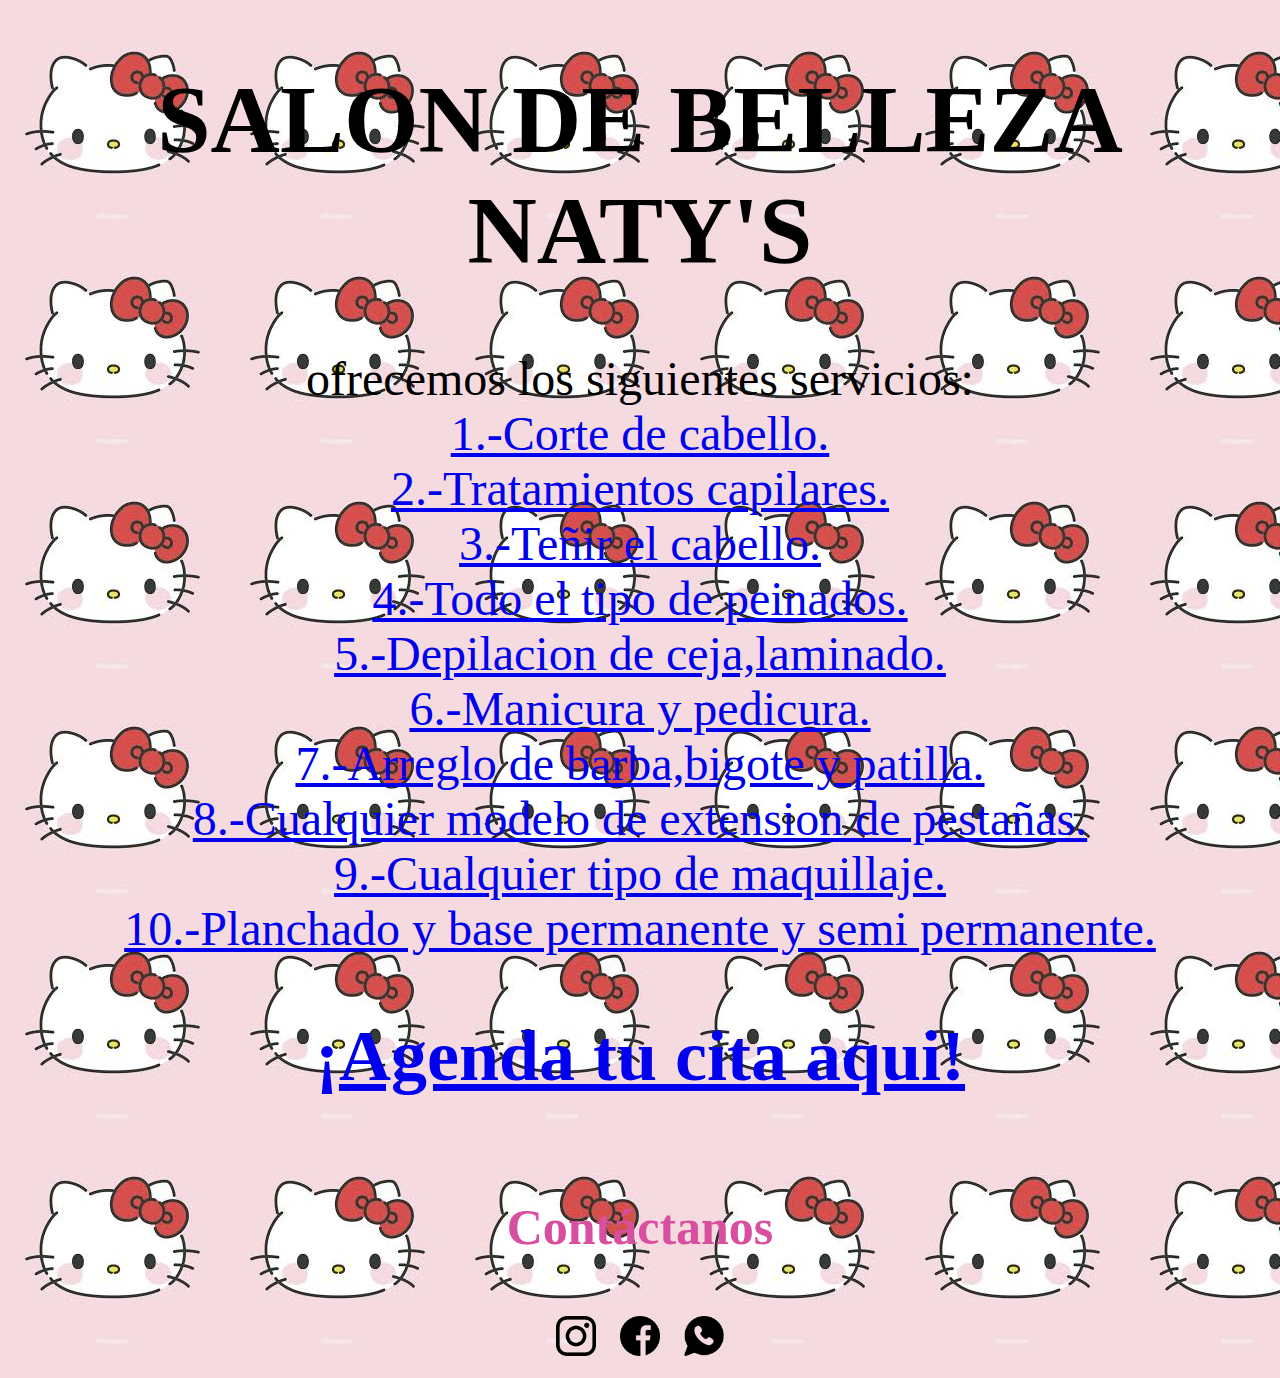
<file: index.html>
<!DOCTYPE html>
<html lang="es">
<head>
  <meta charset="utf-8">
  <meta name="viewport" content="width=device-width, initial-scale=1">
  <title>salon de belleza naty'ss</title>
<link rel="icon" href="k.png" type="image/png">


  <style>
    .w {
      text-align: right;
      padding: 10px;
    }

    .c {
      text-align: center;
    }

    .a {
      text-align: center;
    }

    .contacto {
      text-align: center;
      margin-top: 100px;
      color: #d94fa0;
      font-size: 50px;
      font-weight: bold;
    }

    .redes {
      text-align: center;
      margin-top: 10px;
    }

    .redes a img {
      width: 40px;
      margin: 10px;
      transition: transform 0.3s ease, box-shadow 0.3s ease;
    }

    .redes a img:hover {
      transform: translateY(-5px);
      box-shadow: 0 5px 15px rgba(0, 0, 0, 0.3);
    }

      @media (max-width: 768px) {
      h1 {
        font-size: 36px;
      }

      .c font, .a font {
        font-size: 18px;
      }

      .contacto {
        font-size: 36px;
        margin-top: 60px;
      }

      .redes a img {
        width: 35px;
      }
    }

    @media (max-width: 480px) {
      h1 {
        font-size: 28px;
      }

      .c font, .a font {
        font-size: 16px;
      }

      .contacto {
        font-size: 28px;
        margin-top: 40px;
      }

      .redes a img {
        width: 30px;
        margin: 8px;
      }

      .w {
        text-align: center;
        font-size: 18px;
      }
    }
  </style>

  <link rel="stylesheet" type="text/css" href="conexion.css">
</head>
<body>

  <div align="center">
    <font size="50">
      <h1>SALON DE BELLEZA NATY'S</h1>
    </font>
  </div>

  <div class="c">
    <font size="20">
      ofrecemos los siguientes servicios:<br>

      <a href="corte de cabello.html">1.-Corte de cabello.<br></a>
      <a href="trata.html">2.-Tratamientos capilares.<br></a>
      <a href="teñir.html">3.-Teñir el cabello.<br></a>
      <a href="peinado.html">4.-Todo el tipo de peinados.<br></a>
      <a href="depilacion.html">5.-Depilacion de ceja,laminado.<br></a>
      <a href="manicura.html">6.-Manicura y pedicura.<br></a>
      <a href="barba.html">7.-Arreglo de barba,bigote y patilla.<br></a>
      <a href="pestañas.html">8.-Cualquier modelo de extension de pestañas.<br></a>
      <a href="maquillaje.html">9.-Cualquier tipo de maquillaje.<br></a>
      <a href="planchado.html">10.-Planchado y base permanente y semi permanente.<br></a>
    </font>
  </div>

  <div class="a">
    <font size="20">
      <a href="https://calendar.app.google/9KTcuUXRpH7wnHZC9">
        <h2> ¡Agenda tu cita aqui!</h2>
      </a>
    </font>
  </div>

  <div class="contacto">
    <p>Contáctanos</p>
  </div>

  <div class="redes">
    <a href="https://www.instagram.com/salon_de_belleza_natys?igsh=a28zdWc0ZGI1cGQ1"><img src="ins.png" alt="Instagram"></a>
    <a href="https://www.facebook.com/share/1C3KTXRGYk/"><img src="face.png" alt="Facebook"></a>
    <a href="https://wa.me/5659561331?text="><img src="what.png" alt="WhatsApp"></a>
  </div>

</body>
</html>
</file>
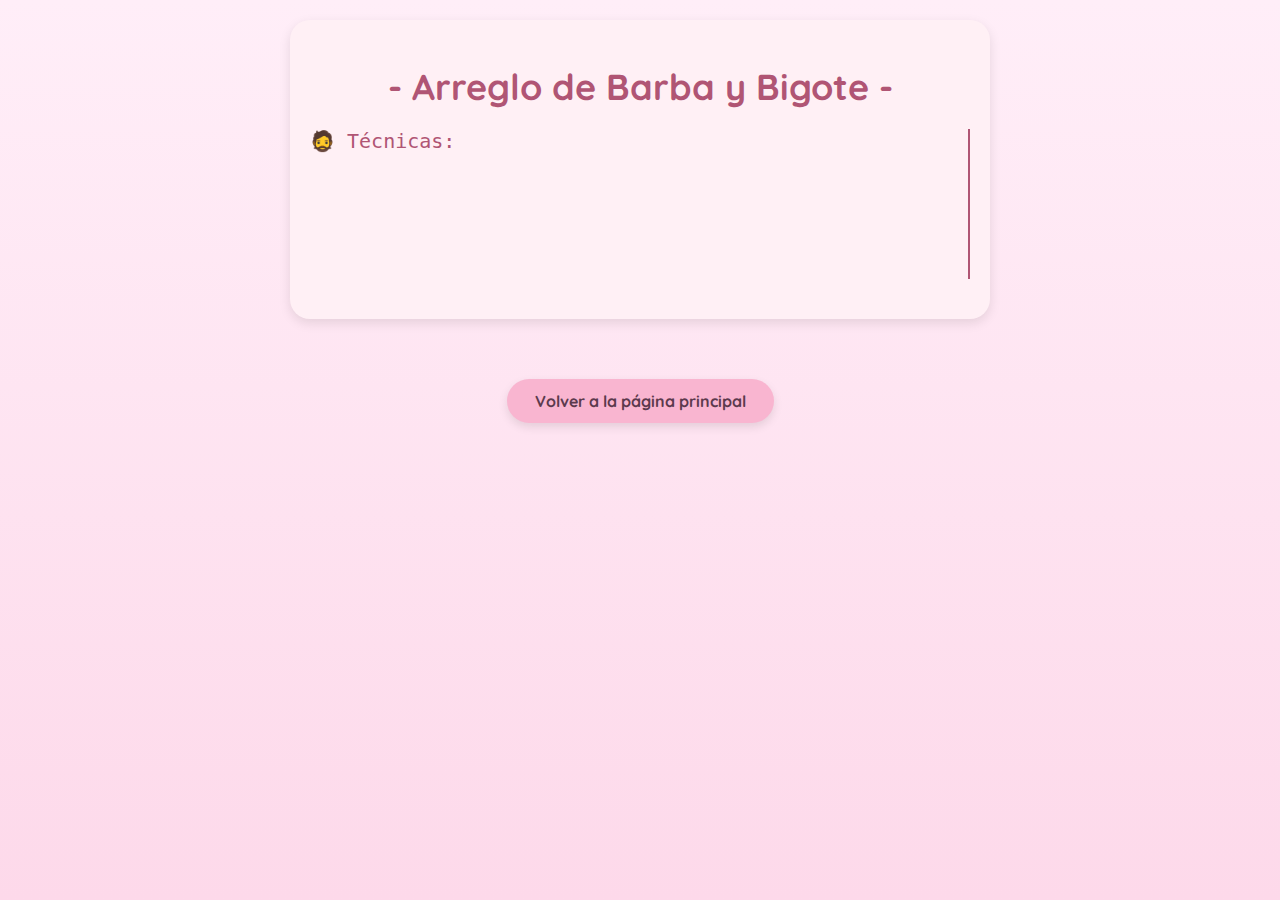
<file: barba.html>
<!DOCTYPE html>
<html lang="es">
<head>
  <meta charset="utf-8" />
  <meta name="viewport" content="width=device-width, initial-scale=1" />
  <title>Barba y Bigote</title> 

  <link rel="icon" type="image/png" href="k.png">
  <link href="https://fonts.googleapis.com/css2?family=Quicksand:wght@400;700&display=swap" rel="stylesheet" />

  <style>
    * {
      box-sizing: border-box;
    }

    body {
      background: linear-gradient(to bottom, #ffeef8, #fdd9ea);
      margin: 0;
      padding: 20px;
      font-family: 'Quicksand', sans-serif;
      color: #5c3a4d;
      display: flex;
      flex-direction: column;
      align-items: center;
      min-height: 100vh;
    }

    .container {
      max-width: 700px;
      width: 100%;
      background-color: #fff0f5;
      border-radius: 20px;
      padding: 20px;
      box-shadow: 0 4px 12px rgba(0, 0, 0, 0.1);
      margin-bottom: 30px;
      animation: fadeInDown 1s ease-out;
    }

    h1 {
      text-align: center;
      font-size: 36px;
      color: #b05574;
      margin-bottom: 20px;
      font-weight: 700;
    }

    .text-content {
      font-family: monospace;
      font-size: 20px;
      color: #b05574;
      white-space: pre-wrap;
      border-right: 2px solid #b05574;
      min-height: 150px;
    }

    .cursor {
      display: inline-block;
      width: 10px;
      background-color: #b05574;
      animation: blink 0.7s steps(1) infinite;
      margin-left: 2px;
    }

    @keyframes blink {
      50% {
        opacity: 0;
      }
    }

    @keyframes fadeInDown {
      from {
        opacity: 0;
        transform: translateY(-20px);
      }
      to {
        opacity: 1;
        transform: translateY(0);
      }
    }

    .im {
      text-align: center;
      margin-bottom: 30px;
    }

    .im img {
      width: 100%;
      max-width: 500px;
      height: auto;
      border-radius: 20px;
      box-shadow: 0 4px 15px rgba(0, 0, 0, 0.1);
    }

    .volver-btn {
      display: block;
      margin: 0 auto 20px;
      padding: 12px 28px;
      font-size: 16px;
      font-weight: bold;
      background-color: #f9b5d0;
      color: #5c3a4d;
      border: none;
      border-radius: 30px;
      cursor: pointer;
      text-decoration: none;
      box-shadow: 0 4px 10px rgba(0, 0, 0, 0.1);
      transition: background-color 0.3s ease, transform 0.2s ease;
      width: fit-content;
      text-align: center;
    }

    .volver-btn:hover {
      background-color: #f57cb4;
      color: white;
      transform: scale(1.05);
    }

    @media (max-width: 600px) {
      .text-content {
        font-size: 16px;
      }

      h1 {
        font-size: 28px;
      }

      .volver-btn {
        font-size: 14px;
        padding: 10px 20px;
      }
    }

    @media (max-width: 480px) {
      h1 {
        font-size: 24px;
      }

      .volver-btn {
        font-size: 13px;
        padding: 10px 16px;
      }
    }
  </style>
</head>
<body>

  <div class="container">
    <h1>- Arreglo de Barba y Bigote -</h1>
    <div class="text-content" id="typing-area"></div>
    <span class="cursor" id="cursor"></span>
  </div>

  <div class="im">
  </div>

  <a href="index.html" class="volver-btn">Volver a la página principal</a>

  <script>
    const lines = [
      "🧔 Técnicas:",
      "- Corte de barba: tijeras, máquina, navaja.",
      "- Arreglo de bigote: corte, peinado.",
      "- Arreglo de patilla: recorte, forma.",
      "💰 Precios: desde $100 hasta $500 pesos mexicanos.",
      "⏳ Tiempo de realización: 15 a 30 minutos."
    ];

    const typingArea = document.getElementById("typing-area");
    const cursor = document.getElementById("cursor");
    let lineIndex = 0;
    let charIndex = 0;

    function typeLine() {
      if (lineIndex < lines.length) {
        if (charIndex < lines[lineIndex].length) {
          typingArea.innerHTML += lines[lineIndex].charAt(charIndex);
          charIndex++;
          setTimeout(typeLine, 40);
        } else {
          typingArea.innerHTML += "\n";
          lineIndex++;
          charIndex = 0;
          setTimeout(typeLine, 400);
        }
      } else {
        cursor.style.display = "none"; // ocultar cursor al terminar
      }
    }

    typeLine();
  </script>

</body>
</html>
</file>
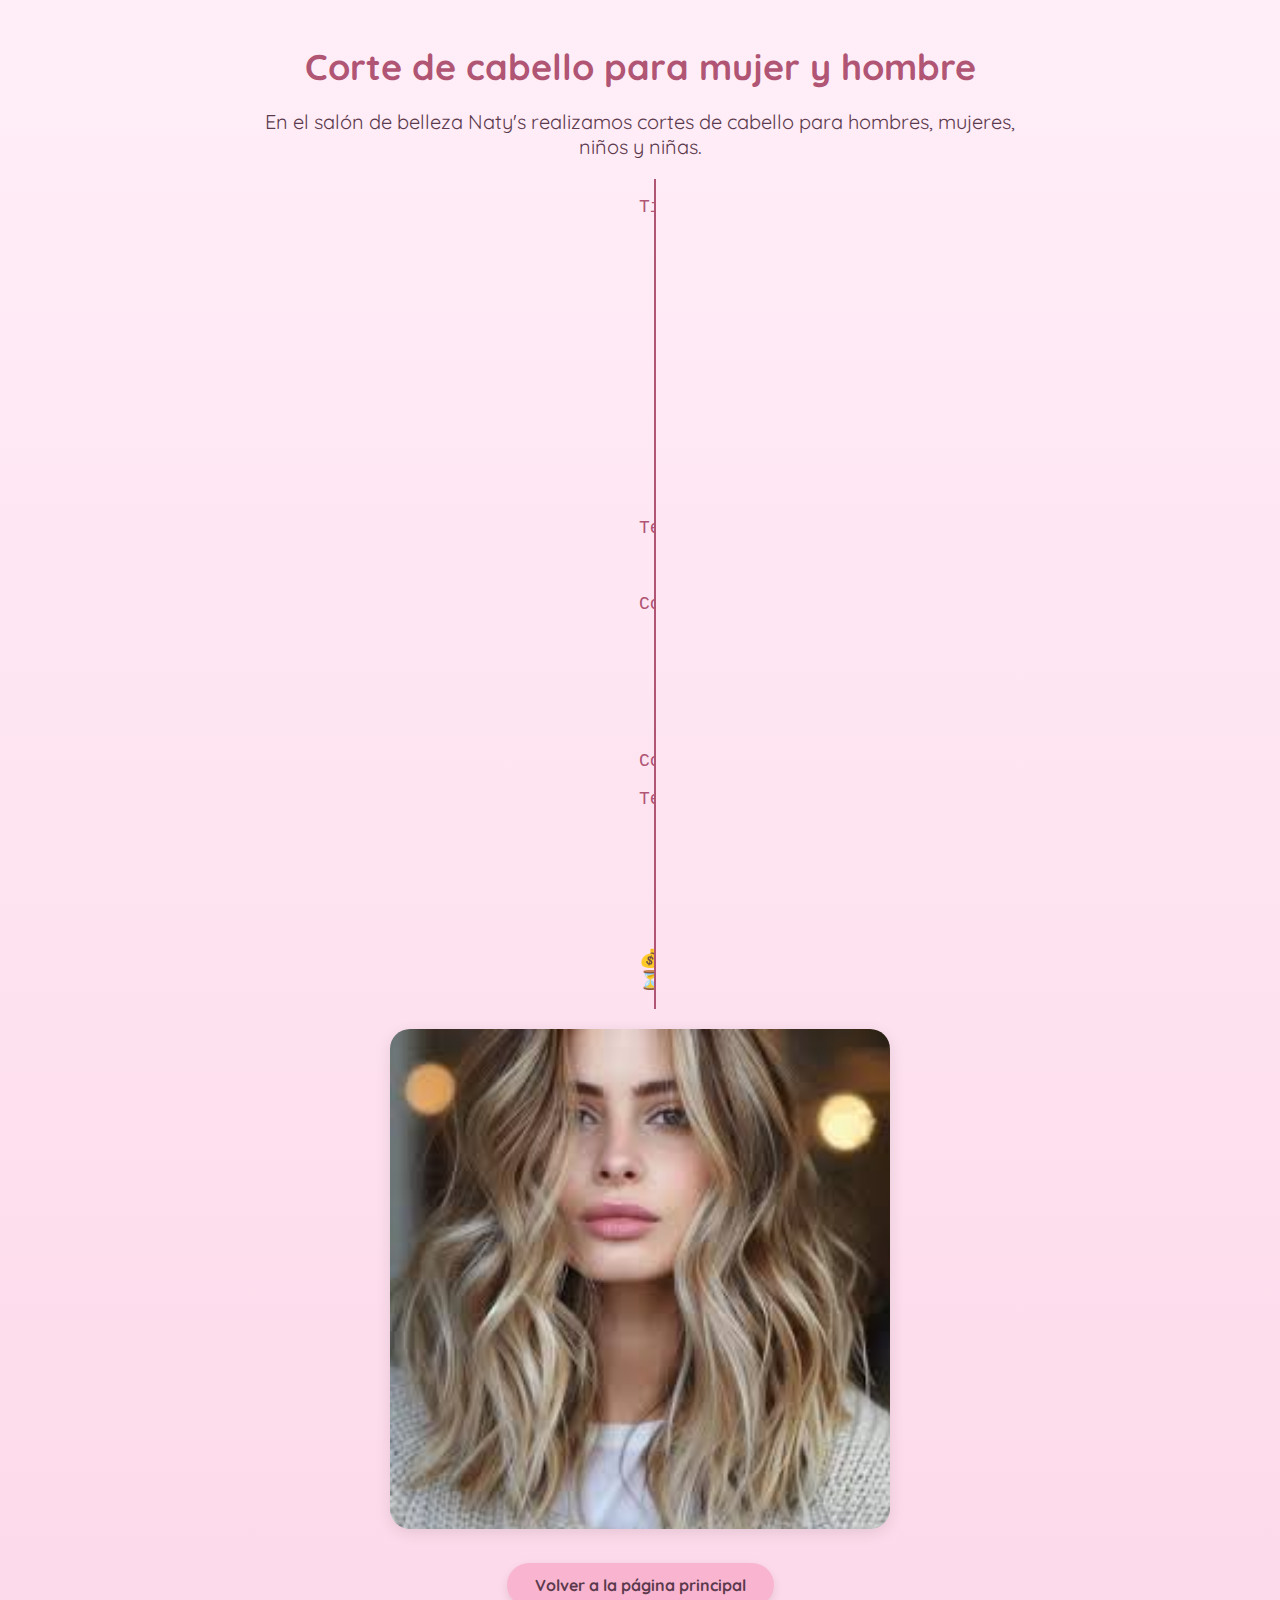
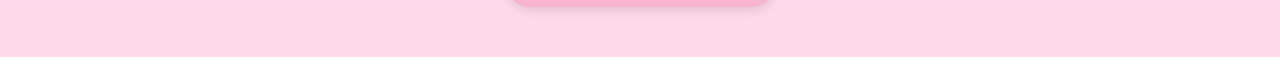
<file: corte de cabello.html>
<!DOCTYPE html>
<html lang="es">
<head>
  <meta charset="utf-8" />
  <meta name="viewport" content="width=device-width, initial-scale=1" />
  <title>Corte de cabello</title>
  <link href="https://fonts.googleapis.com/css2?family=Quicksand:wght@400;700&display=swap" rel="stylesheet" />
  <style>
    * {
      box-sizing: border-box;
    }

    body {
      background: linear-gradient(to bottom, #ffeef8, #fdd9ea);
      font-family: 'Quicksand', sans-serif;
      color: #5c3a4d;
      margin: 0;
      padding: 20px;
    }

    h1 {
      text-align: center;
      font-size: 36px;
      color: #b05574;
      margin-bottom: 10px;
      animation: fadeInDown 1s ease-out;
    }

    .e {
      text-align: center;
      font-size: 20px;
      margin: 20px auto;
      max-width: 800px;
      padding: 0 10px;
    }

    .letra {
      max-width: 800px;
      margin: 0 auto 20px;
      padding: 0 15px;
      color: #b05574;
      font-family: monospace;
      font-size: 18px;
      white-space: nowrap;
      overflow: hidden;
      border-right: 2px solid #b05574;
      width: 0;
      animation: escribir 8s steps(120, end) forwards;
    }

    /* Listas con flores como viñetas */
    .letra ul {
      list-style: none;
      padding-left: 1.2em;
      margin-top: 0.4em;
      margin-bottom: 1em;
    }

    .letra ul li {
      position: relative;
      margin-bottom: 0.4em;
      padding-left: 1.8em;
    }

    .letra ul li::before {
      content: "🌸";
      position: absolute;
      left: 0;
      top: 0;
      font-size: 1.2em;
      line-height: 1;
    }

    .im {
      text-align: center;
      margin-top: 20px;
    }

    .im img {
      width: 100%;
      max-width: 500px;
      height: auto;
      border-radius: 20px;
      box-shadow: 0 4px 15px rgba(0, 0, 0, 0.1);
    }

    .volver-btn {
      display: block;
      margin: 30px auto;
      padding: 12px 28px;
      font-size: 16px;
      font-weight: bold;
      background-color: #f9b5d0;
      color: #5c3a4d;
      border: none;
      border-radius: 30px;
      cursor: pointer;
      text-decoration: none;
      box-shadow: 0 4px 10px rgba(0, 0, 0, 0.1);
      transition: background-color 0.3s ease, transform 0.2s ease;
      width: fit-content;
    }

    .volver-btn:hover {
      background-color: #f57cb4;
      color: white;
      transform: scale(1.05);
    }

    @keyframes escribir {
      to {
        width: 100%;
      }
    }

    @keyframes fadeInDown {
      from {
        opacity: 0;
        transform: translateY(-20px);
      }
      to {
        opacity: 1;
        transform: translateY(0);
      }
    }

    /* Responsive */
    @media (max-width: 768px) {
      body {
        padding: 15px;
      }

      h1 {
        font-size: 28px;
      }

      .e {
        font-size: 18px;
        padding: 0 10px;
        max-width: 100%;
      }

      .letra {
        font-size: 16px;
        white-space: normal; /* permite que el texto haga wrap */
        border-right: none; /* quita el cursor de máquina de escribir */
        animation: none; /* desactiva animación */
        width: 100%;
        max-width: 100%;
      }

      .im img {
        max-width: 100%;
      }

      .volver-btn {
        font-size: 14px;
        padding: 10px 20px;
      }
    }

    @media (max-width: 480px) {
      body {
        padding: 10px;
      }

      h1 {
        font-size: 24px;
      }

      .e {
        font-size: 16px;
      }

      .volver-btn {
        font-size: 14px;
        padding: 10px 16px;
      }
    }
  </style>
</head>

<body>

  <h1>Corte de cabello para mujer y hombre</h1>

  <div class="e">
    En el salón de belleza Naty's realizamos cortes de cabello para hombres, mujeres, niños y niñas.
  </div>

  <div class="letra">
    <p>Tipos de cortes de cabello:</p>
    <ul>
      <li>Corte clásico $190.</li>
      <li>Corte rapado $150.</li>
      <li>Corte pompadour $250.</li>
      <li>Undercut $300.</li>
      <li>Corte fade $200.</li>
      <li>Corte taper $150.</li>
      <li>Corte mohicano $160.</li>
      <li>Corte mullet $220.</li>
      <li>Corte hongo $250.</li>
      <li>Corte César $250.</li>
    </ul>

    <p>Técnicas de corte:</p>
    <ul>
      <li>Técnica desfilada: con tijeras o navaja, cortes desiguales.</li>
    </ul>

    <p>Cómo influyen los cortes:</p>
    <ul>
      <li>Aumentan la confianza y autoestima.</li>
      <li>Promueven el crecimiento del cabello.</li>
      <li>Transmiten profesionalismo y cuidado.</li>
      <li>Mejoran la primera impresión.</li>
    </ul>

    <p>Corte de cabello:</p>
    <p>Técnicas:</p>
    <ul>
      <li>Corte clásico: recto, en capas.</li>
      <li>Corte moderno: asimétrico, con textura.</li>
      <li>Corte de moda: degradado, con flequillo.</li>
      <li>Corte para niños: bebés y pequeños.</li>
    </ul>

    <p>💰 Precios: desde $200 hasta $1,500 MXN.<br>
      ⏳ Tiempo estimado: 30 min a 2 horas.
    </p>
  </div>

  <div class="im">
    <img src="corte.jpg" alt="Corte de cabello" />
  </div>
  <a href="pagina.html" class="volver-btn">Volver a la página principal</a>

</body>
</html>
</file>
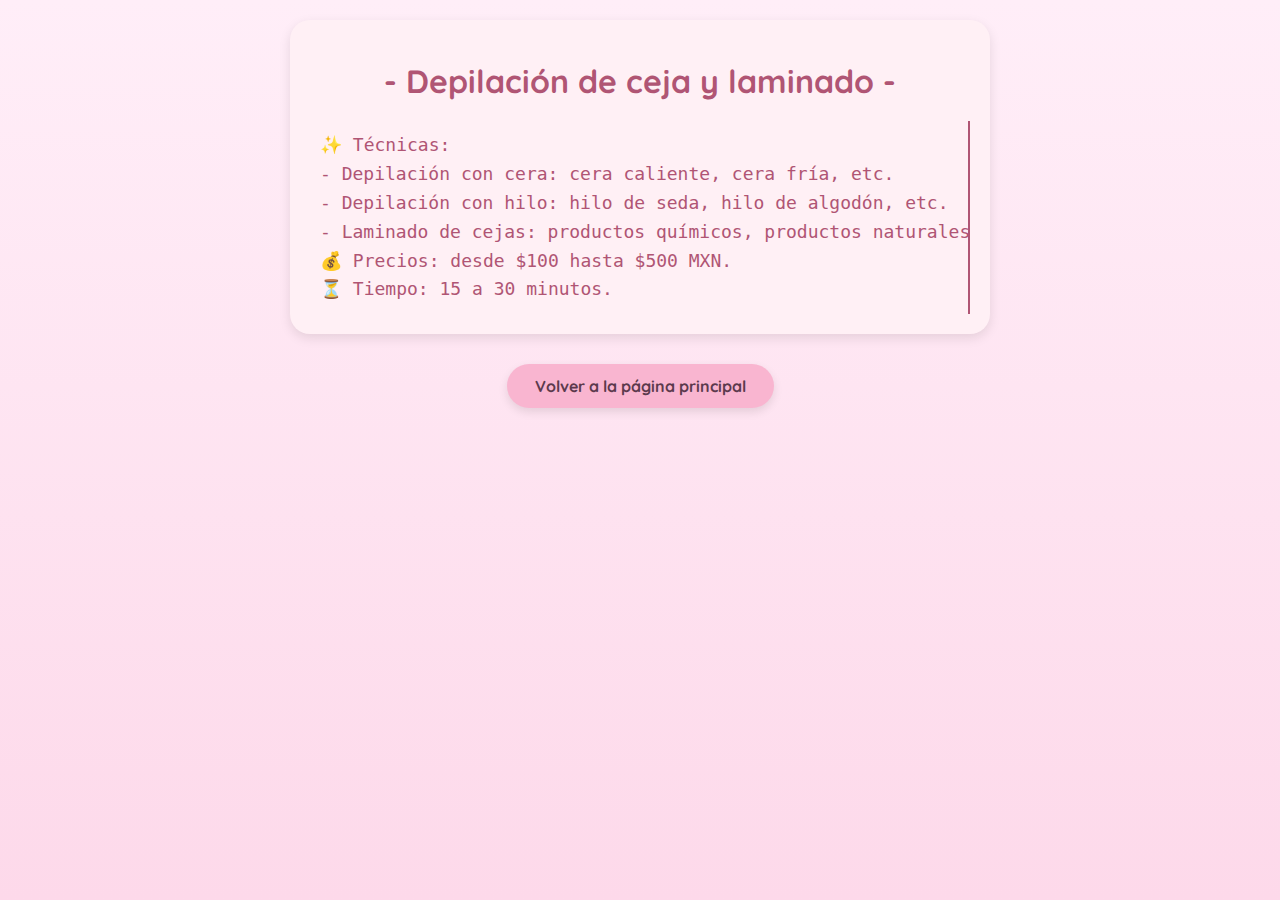
<file: depilacion.html>
<!DOCTYPE html>
<html lang="es">
<head>
  <meta charset="utf-8">
  <meta name="viewport" content="width=device-width, initial-scale=1">
  <title>Depilación de cejas y laminado</title>

  <!-- Google Fonts -->
  <link href="https://fonts.googleapis.com/css2?family=Quicksand:wght@400;700&display=swap" rel="stylesheet">

  <style>
    * {
      box-sizing: border-box;
    }

    body {
      background: linear-gradient(to bottom, #ffeef8, #fdd9ea);
      margin: 0;
      padding: 20px;
      font-family: 'Quicksand', sans-serif;
      color: #5c3a4d;
      display: flex;
      flex-direction: column;
      align-items: center;
      min-height: 100vh;
    }

    .container {
      max-width: 700px;
      width: 100%;
      background-color: #fff0f5;
      border-radius: 20px;
      padding: 20px;
      box-shadow: 0 4px 12px rgba(0, 0, 0, 0.1);
      animation: fadeInDown 1s ease-out;
    }

    h1 {
      text-align: center;
      font-size: 32px;
      color: #b05574;
      margin-bottom: 20px;
      font-weight: 700;
    }

    .texto {
      font-family: monospace;
      font-size: 18px;
      color: #b05574;
      white-space: nowrap;
      overflow: hidden;
      border-right: 2px solid #b05574;
      animation: escribir 6s steps(120, end) forwards;
      padding: 10px;
      line-height: 1.6;
    }

    @keyframes escribir {
      from { width: 0; }
      to { width: 100%; }
    }

    @keyframes fadeInDown {
      from {
        opacity: 0;
        transform: translateY(-20px);
      }
      to {
        opacity: 1;
        transform: translateY(0);
      }
    }

    .volver-btn {
      display: block;
      margin: 30px auto 0;
      padding: 12px 28px;
      font-size: 16px;
      font-weight: bold;
      background-color: #f9b5d0;
      color: #5c3a4d;
      border: none;
      border-radius: 30px;
      cursor: pointer;
      text-decoration: none;
      box-shadow: 0 4px 10px rgba(0, 0, 0, 0.1);
      transition: background-color 0.3s ease, transform 0.2s ease;
      width: fit-content;
      text-align: center;
    }

    .volver-btn:hover {
      background-color: #f57cb4;
      color: white;
      transform: scale(1.05);
    }

    @media (max-width: 600px) {
      h1 {
        font-size: 26px;
      }
      .texto {
        font-size: 16px;
      }
      .volver-btn {
        font-size: 14px;
        padding: 10px 20px;
      }
    }
  </style>
</head>
<body>

  <div class="container">
    <h1>- Depilación de ceja y laminado -</h1>
    <div class="texto">
      ✨ Técnicas:<br>
      - Depilación con cera: cera caliente, cera fría, etc.<br>
      - Depilación con hilo: hilo de seda, hilo de algodón, etc.<br>
      - Laminado de cejas: productos químicos, productos naturales, etc.<br>
      💰 Precios: desde $100 hasta $500 MXN.<br>
      ⏳ Tiempo: 15 a 30 minutos.
    </div>
  </div>

  <a href="index.html" class="volver-btn">Volver a la página principal</a>

</body>
</html>
</file>
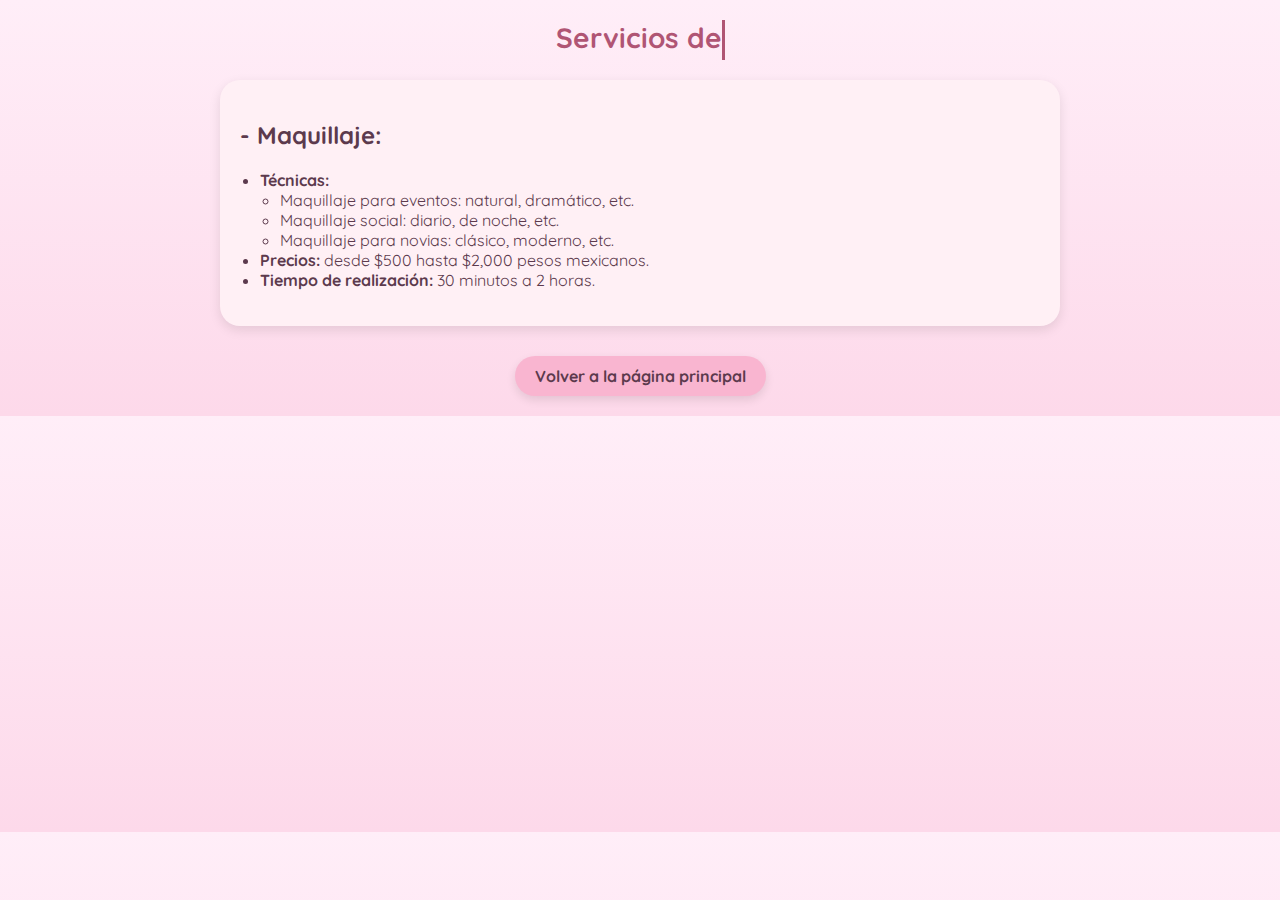
<file: maquillaje.html>
<!DOCTYPE html>
<html lang="es">
<head>
  <meta charset="utf-8" />
  <meta name="viewport" content="width=device-width, initial-scale=1" />
  <title>Servicios de Maquillaje</title>
  <link href="https://fonts.googleapis.com/css2?family=Quicksand:wght@400;700&display=swap" rel="stylesheet" />
  <style>
    body {
      background: linear-gradient(to bottom, #ffeef8, #fdd9ea);
      font-family: 'Quicksand', sans-serif;
      color: #5c3a4d;
      margin: 0;
      padding: 20px;
    }

    h1 {
      font-size: 28px;
      text-align: center;
      color: #b05574;
      margin-bottom: 20px;
      min-height: 40px;
      white-space: nowrap;
      overflow: hidden;
      border-right: 3px solid #b05574;
      width: fit-content;
      margin: 0 auto 20px;
      animation: typing 3s steps(40, end), blink 0.7s step-end infinite;
    }

    @keyframes typing {
      from { width: 0; }
      to { width: 100%; }
    }

    @keyframes blink {
      50% { border-color: transparent; }
    }

    .card {
      background-color: #fff0f5;
      border-radius: 20px;
      padding: 20px;
      max-width: 800px;
      margin: 20px auto;
      box-shadow: 0 4px 12px rgba(0, 0, 0, 0.1);
      transition: transform 0.3s ease, box-shadow 0.3s ease;
    }

    .card:hover {
      transform: scale(1.02);
      box-shadow: 0 8px 20px rgba(0, 0, 0, 0.15);
    }

    p {
      font-size: 18px;
      line-height: 1.6;
    }

    ul {
      text-align: left;
      padding-left: 20px;
    }

    .volver-btn {
      display: block;
      margin: 30px auto 0;
      padding: 10px 20px;
      font-size: 16px;
      font-weight: bold;
      text-decoration: none;
      background-color: #f9b5d0;
      color: #5c3a4d;
      border: none;
      border-radius: 30px;
      cursor: pointer;
      box-shadow: 0 4px 10px rgba(0, 0, 0, 0.1);
      transition: background-color 0.3s ease, transform 0.2s ease;
      text-align: center;
      width: fit-content;
    }

    .volver-btn:hover {
      background-color: #f57cb4;
      color: white;
      transform: scale(1.05);
    }

    @media (max-width: 768px) {
      body {
        padding: 15px;
      }
      h1 {
        font-size: 24px;
      }
      .card {
        padding: 15px;
      }
      p, li {
        font-size: 16px;
      }
    }

    @media (max-width: 480px) {
      h1 {
        font-size: 22px;
      }
      p, li {
        font-size: 14px;
      }
      .card {
        padding: 12px;
      }
      .volver-btn {
        font-size: 13px;
        padding: 8px 16px;
      }
    }
  </style>
</head>
<body>

  <h1 id="typewriter"></h1>

  <div class="card">
    <h2>- Maquillaje:</h2>
    <ul>
      <li><strong>Técnicas:</strong></li>
      <ul>
        <li>Maquillaje para eventos: natural, dramático, etc.</li>
        <li>Maquillaje social: diario, de noche, etc.</li>
        <li>Maquillaje para novias: clásico, moderno, etc.</li>
      </ul>
      <li><strong>Precios:</strong> desde $500 hasta $2,000 pesos mexicanos.</li>
      <li><strong>Tiempo de realización:</strong> 30 minutos a 2 horas.</li>
    </ul>
  </div>

  <a href="pagina.html" class="volver-btn">Volver a la página principal</a>

  <script>
    const text = "Servicios de Maquillaje";
    let i = 0;
    const speed = 60;

    function typeWriter() {
      if (i < text.length) {
        document.getElementById("typewriter").textContent += text.charAt(i);
        i++;
        setTimeout(typeWriter, speed);
      }
    }

    window.onload = typeWriter;
  </script>

</body>
</html>
</file>
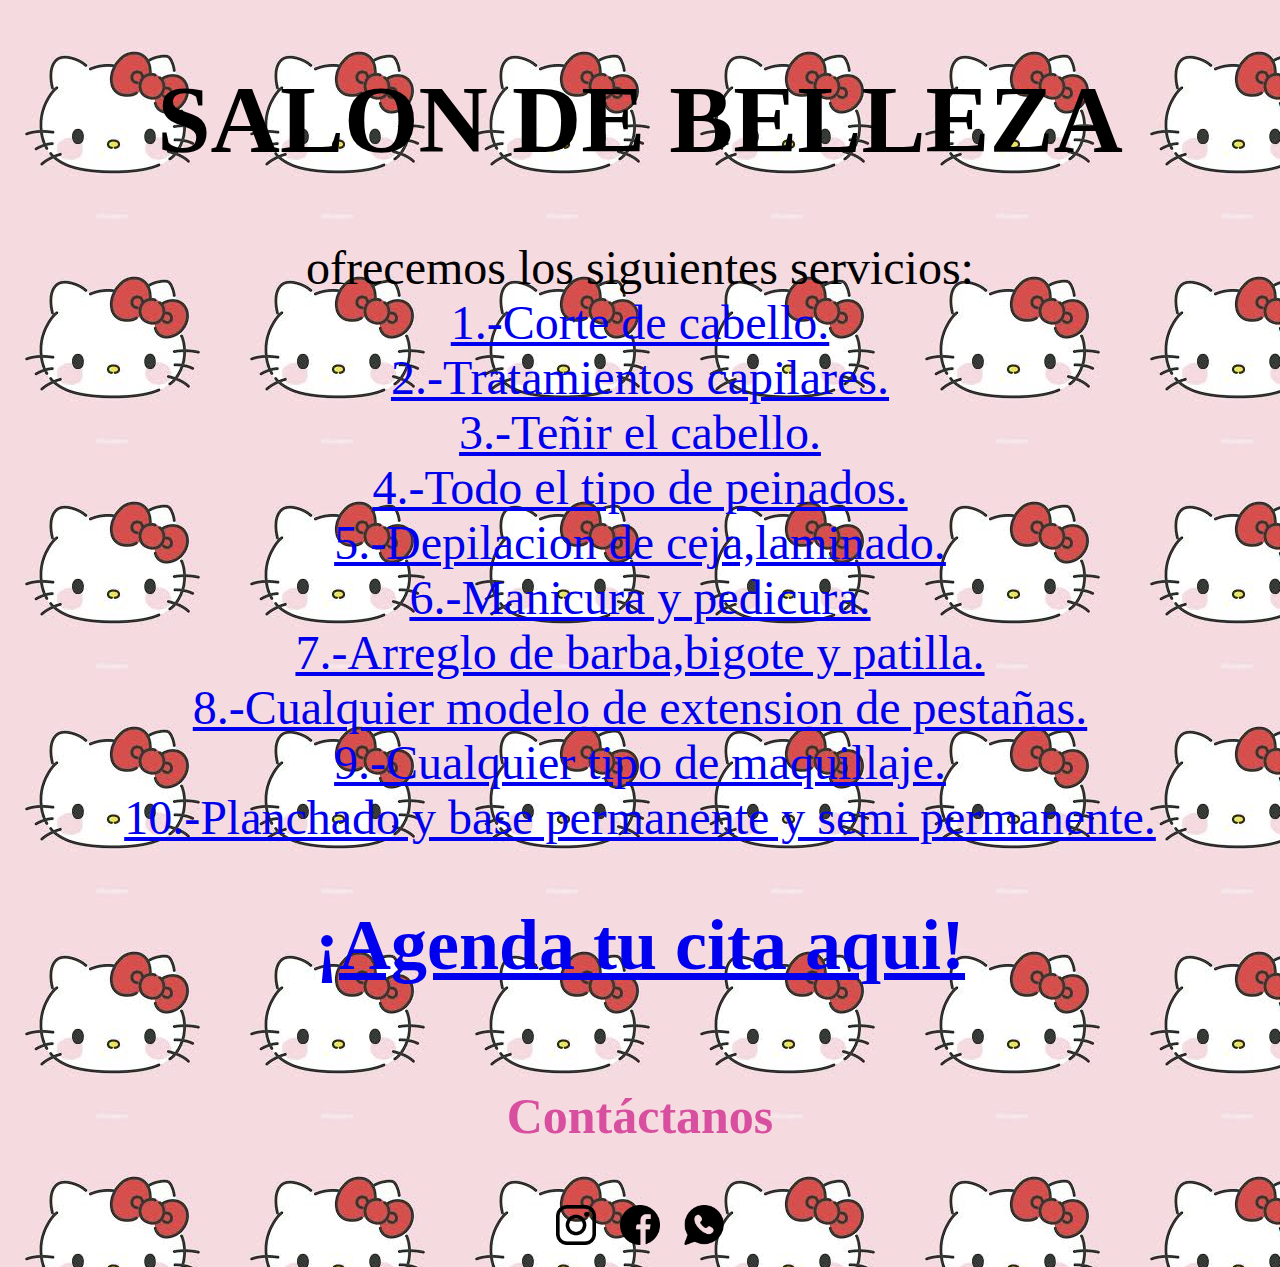
<file: pagina.html>
<!DOCTYPE html>
<html lang="es">
<head>
  <meta charset="utf-8">
  <meta name="viewport" content="width=device-width, initial-scale=1">
  <title>salon de belleza naty'ss</title>

  <style>
    .w {
      text-align: right;
      padding: 10px;
    }

    .c {
      text-align: center;
    }

    .a {
      text-align: center;
    }

    .contacto {
      text-align: center;
      margin-top: 100px;
      color: #d94fa0;
      font-size: 50px;
      font-weight: bold;
    }

    .redes {
      text-align: center;
      margin-top: 10px;
    }

    .redes a img {
      width: 40px;
      margin: 10px;
      transition: transform 0.3s ease, box-shadow 0.3s ease;
    }

    .redes a img:hover {
      transform: translateY(-5px);
      box-shadow: 0 5px 15px rgba(0, 0, 0, 0.3);
    }

    /* ==== RESPONSIVE DESIGN === */
    @media (max-width: 768px) {
      h1 {
        font-size: 36px;
      }

      .c font, .a font {
        font-size: 18px;
      }

      .contacto {
        font-size: 36px;
        margin-top: 60px;
      }

      .redes a img {
        width: 35px;
      }
    }

    @media (max-width: 480px) {
      h1 {
        font-size: 28px;
      }

      .c font, .a font {
        font-size: 16px;
      }

      .contacto {
        font-size: 28px;
        margin-top: 40px;
      }

      .redes a img {
        width: 30px;
        margin: 8px;
      }

      .w {
        text-align: center;
        font-size: 18px;
      }
    }
  </style>

  <link rel="stylesheet" type="text/css" href="conexion.css">
</head>
<body>

  <div align="center">
    <font size="50">
      <h1>SALON DE BELLEZA</h1>
    </font>
  </div>

  <div class="c">
    <font size="20">
      ofrecemos los siguientes servicios:<br>

      <a href="corte de cabello.html">1.-Corte de cabello.<br></a>
      <a href="trata.html">2.-Tratamientos capilares.<br></a>
      <a href="teñir.html">3.-Teñir el cabello.<br></a>
      <a href="peinado.html">4.-Todo el tipo de peinados.<br></a>
      <a href="depilacion.html">5.-Depilacion de ceja,laminado.<br></a>
      <a href="manicura.html">6.-Manicura y pedicura.<br></a>
      <a href="barba.html">7.-Arreglo de barba,bigote y patilla.<br></a>
      <a href="pestañas.html">8.-Cualquier modelo de extension de pestañas.<br></a>
      <a href="maquillaje.html">9.-Cualquier tipo de maquillaje.<br></a>
      <a href="planchado.html">10.-Planchado y base permanente y semi permanente.<br></a>
    </font>
  </div>

  <div class="a">
    <font size="20">
      <a href="https://calendar.app.google/9KTcuUXRpH7wnHZC9">
        <h2> ¡Agenda tu cita aqui!</h2>
      </a>
    </font>
  </div>

  <div class="contacto">
    <p>Contáctanos</p>
  </div>

  <div class="redes">
    <a href="https://www.instagram.com/salon_de_belleza_natys?igsh=a28zdWc0ZGI1cGQ1"><img src="ins.png" alt="Instagram"></a>
    <a href="https://www.facebook.com/share/1C3KTXRGYk/"><img src="face.png" alt="Facebook"></a>
    <a href="https://wa.me/5659561331?text="><img src="what.png" alt="WhatsApp"></a>
  </div>

</body>
</html>
</file>
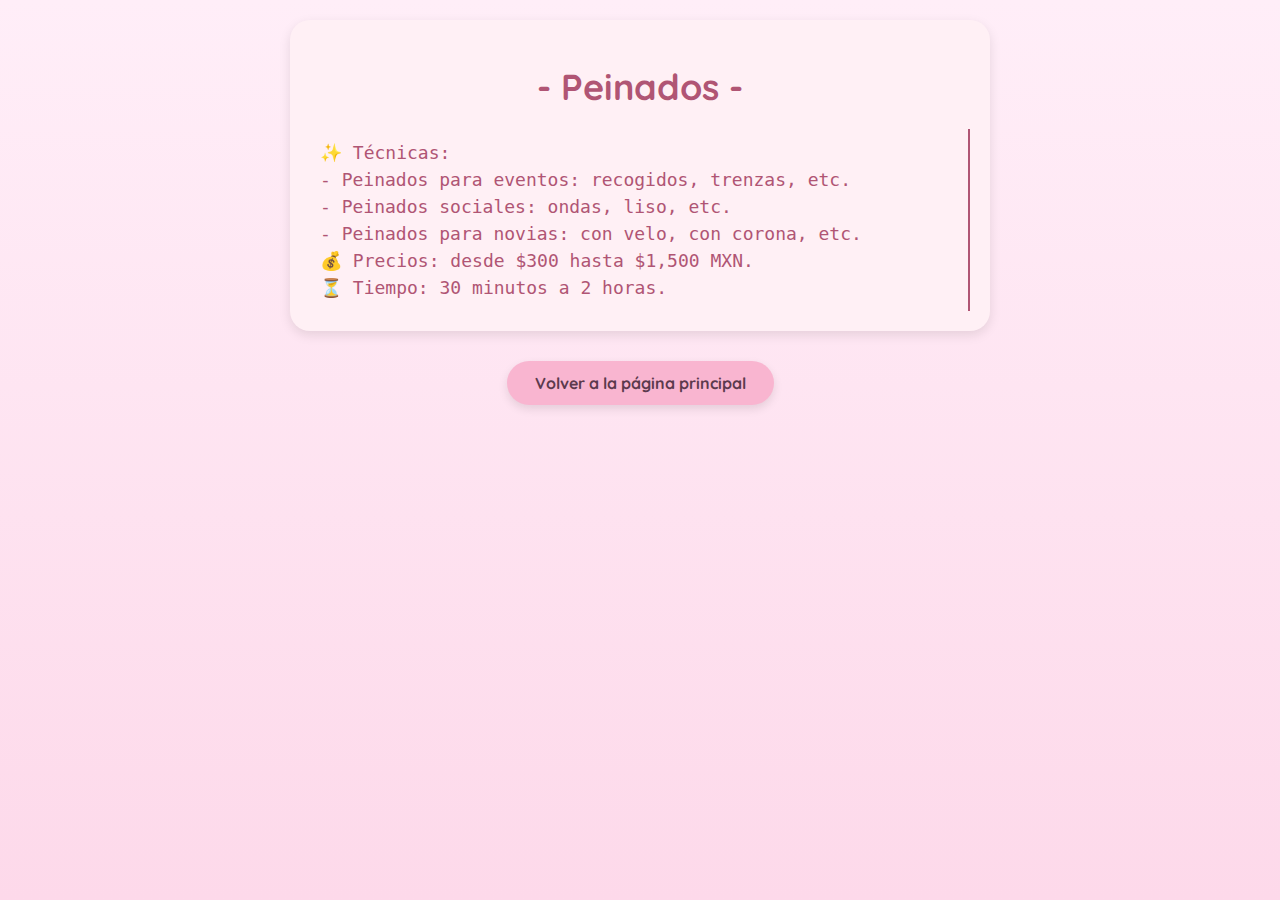
<file: peinado.html>
<!DOCTYPE html>
<html lang="es">
<head>
  <meta charset="utf-8" />
  <meta name="viewport" content="width=device-width, initial-scale=1" />
  <title>Peinados</title>

  <!-- Google Fonts -->
  <link href="https://fonts.googleapis.com/css2?family=Quicksand:wght@400;700&display=swap" rel="stylesheet" />

  <style>
    * {
      box-sizing: border-box;
    }

    body {
      background: linear-gradient(to bottom, #ffeef8, #fdd9ea);
      margin: 0;
      padding: 20px;
      font-family: 'Quicksand', sans-serif;
      color: #5c3a4d;
      display: flex;
      flex-direction: column;
      align-items: center;
      min-height: 100vh;
    }

    .container {
      max-width: 700px;
      width: 100%;
      background-color: #fff0f5;
      border-radius: 20px;
      padding: 20px;
      box-shadow: 0 4px 12px rgba(0, 0, 0, 0.1);
      animation: fadeInDown 1s ease-out;
    }

    h1 {
      text-align: center;
      font-size: 36px;
      color: #b05574;
      margin-bottom: 20px;
      font-weight: 700;
    }

    .pe {
      font-family: monospace;
      font-size: 18px;
      color: #b05574;
      white-space: nowrap;
      overflow: hidden;
      border-right: 2px solid #b05574;
      animation: escribir 6s steps(120, end) forwards;
      padding: 10px;
      line-height: 1.5;
    }

    @keyframes escribir {
      from { width: 0; }
      to { width: 100%; }
    }

    @keyframes fadeInDown {
      from {
        opacity: 0;
        transform: translateY(-20px);
      }
      to {
        opacity: 1;
        transform: translateY(0);
      }
    }

    .volver-btn {
      display: block;
      margin: 30px auto 0;
      padding: 12px 28px;
      font-size: 16px;
      font-weight: bold;
      background-color: #f9b5d0;
      color: #5c3a4d;
      border: none;
      border-radius: 30px;
      cursor: pointer;
      text-decoration: none;
      box-shadow: 0 4px 10px rgba(0, 0, 0, 0.1);
      transition: background-color 0.3s ease, transform 0.2s ease;
      width: fit-content;
      text-align: center;
    }

    .volver-btn:hover {
      background-color: #f57cb4;
      color: white;
      transform: scale(1.05);
    }

    @media (max-width: 600px) {
      h1 {
        font-size: 28px;
      }
      .pe {
        font-size: 16px;
      }
      .volver-btn {
        font-size: 14px;
        padding: 10px 20px;
      }
    }
  </style>
</head>
<body>

  <div class="container">
    <h1>- Peinados -</h1>
    <div class="pe">
      ✨ Técnicas:<br>
      - Peinados para eventos: recogidos, trenzas, etc.<br>
      - Peinados sociales: ondas, liso, etc.<br>
      - Peinados para novias: con velo, con corona, etc.<br>
      💰 Precios: desde $300 hasta $1,500 MXN.<br>
      ⏳ Tiempo: 30 minutos a 2 horas.
    </div>
  </div>

  <a href="pagina.html" class="volver-btn">Volver a la página principal</a>

</body>
</html>
</file>
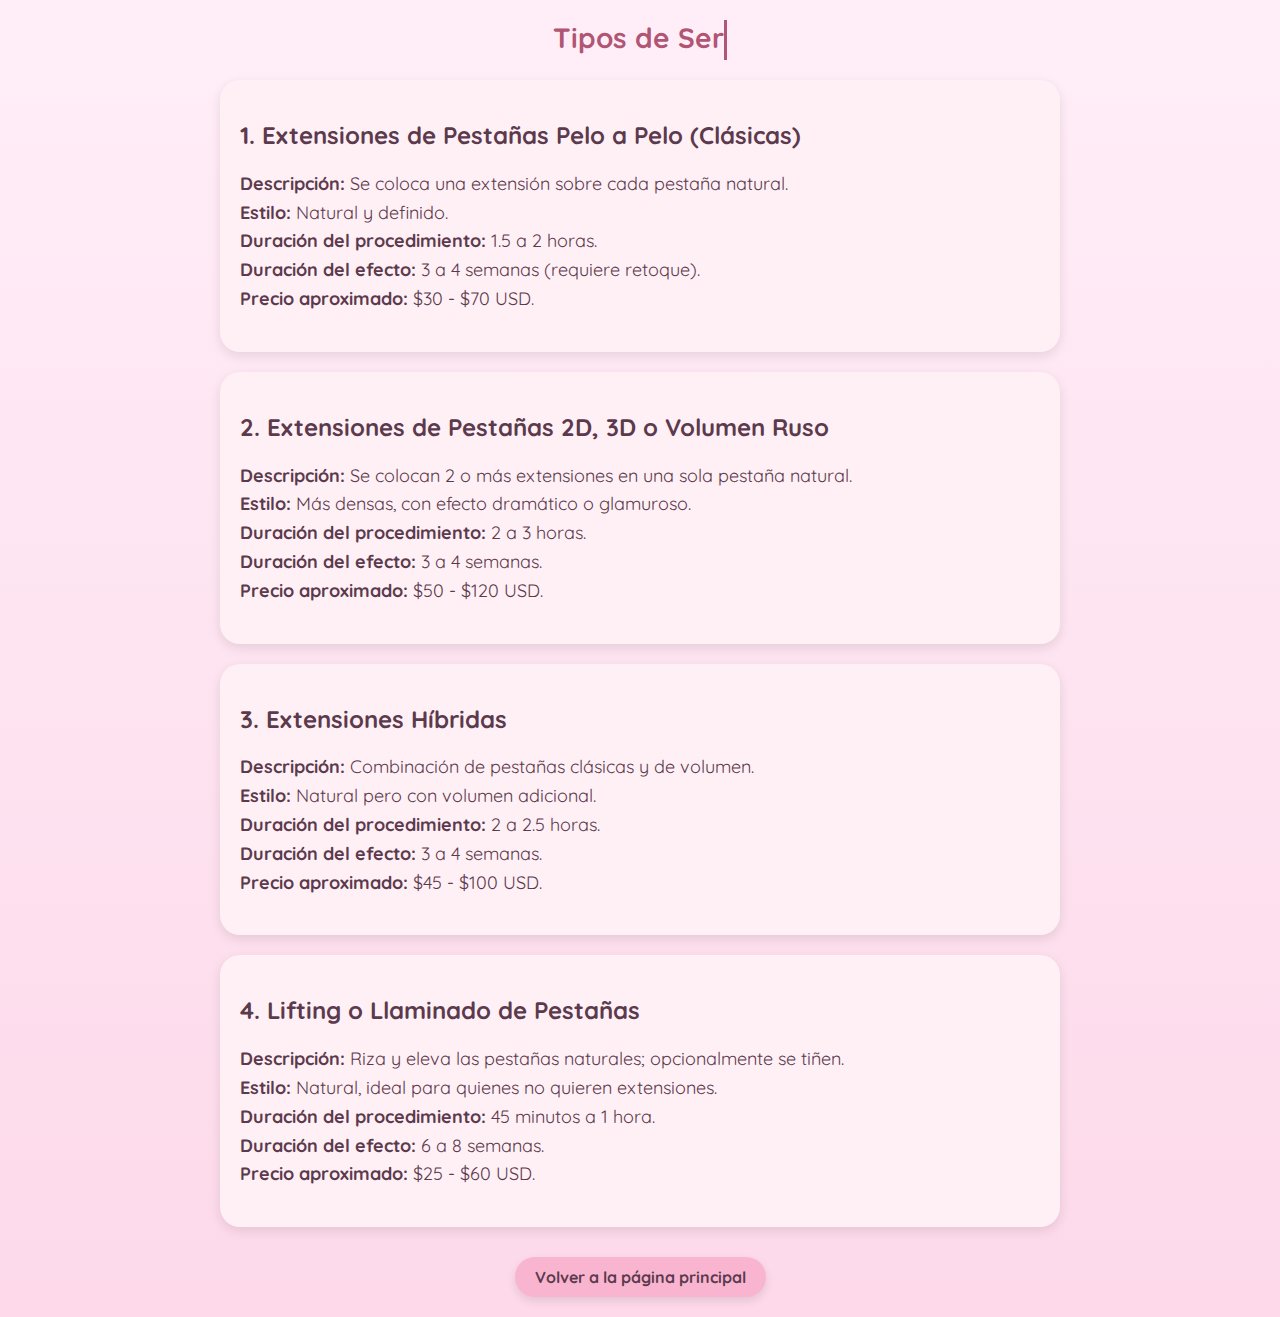
<file: pestañas.html>
<!DOCTYPE html>
<html lang="es">
<head>
  <meta charset="utf-8" />
  <meta name="viewport" content="width=device-width, initial-scale=1" />
  <title>Servicios de Pestañas</title>
  <link rel="icon" type="image/png" href="k.png">
  <link href="https://fonts.googleapis.com/css2?family=Quicksand:wght@400;700&display=swap" rel="stylesheet" />
  <style>
    body {
      background: linear-gradient(to bottom, #ffeef8, #fdd9ea);
      font-family: 'Quicksand', sans-serif;
      color: #5c3a4d;
      margin: 0;
      padding: 20px;
    }

    h1 {
      font-size: 28px;
      text-align: center;
      color: #b05574;
      margin-bottom: 20px;
      min-height: 40px;
      white-space: nowrap;
      overflow: hidden;
      border-right: 3px solid #b05574;
      width: fit-content;
      margin: 0 auto 20px;
      animation: typing 3s steps(40, end), blink 0.7s step-end infinite;
    }

    @keyframes typing {
      from { width: 0; }
      to { width: 100%; }
    }

    @keyframes blink {
      50% { border-color: transparent; }
    }

    .card {
      background-color: #fff0f5;
      border-radius: 20px;
      padding: 20px;
      max-width: 800px;
      margin: 20px auto;
      box-shadow: 0 4px 12px rgba(0, 0, 0, 0.1);
      transition: transform 0.3s ease, box-shadow 0.3s ease;
    }

    .card:hover {
      transform: scale(1.02);
      box-shadow: 0 8px 20px rgba(0, 0, 0, 0.15);
    }

    p {
      font-size: 18px;
      line-height: 1.6;
    }

    .volver-btn {
      display: block;
      margin: 30px auto 0;
      padding: 10px 20px;
      font-size: 16px;
      font-weight: bold;
      text-decoration: none;
      background-color: #f9b5d0;
      color: #5c3a4d;
      border: none;
      border-radius: 30px;
      cursor: pointer;
      box-shadow: 0 4px 10px rgba(0, 0, 0, 0.1);
      transition: background-color 0.3s ease, transform 0.2s ease;
      text-align: center;
      width: fit-content;
    }

    .volver-btn:hover {
      background-color: #f57cb4;
      color: white;
      transform: scale(1.05);
    }

    @media (max-width: 768px) {
      body {
        padding: 15px;
      }
      h1 {
        font-size: 24px;
      }
      .card {
        padding: 15px;
      }
      p {
        font-size: 16px;
      }
    }

    @media (max-width: 480px) {
      h1 {
        font-size: 22px;
      }
      p {
        font-size: 14px;
      }
      .card {
        padding: 12px;
      }
      .volver-btn {
        font-size: 13px;
        padding: 8px 16px;
      }
    }
  </style>
</head>
<body>

  <h1 id="typewriter"></h1>

  <div class="card">
    <h2>1. Extensiones de Pestañas Pelo a Pelo (Clásicas)</h2>
    <p>
      <strong>Descripción:</strong> Se coloca una extensión sobre cada pestaña natural.<br>
      <strong>Estilo:</strong> Natural y definido.<br>
      <strong>Duración del procedimiento:</strong> 1.5 a 2 horas.<br>
      <strong>Duración del efecto:</strong> 3 a 4 semanas (requiere retoque).<br>
      <strong>Precio aproximado:</strong> $30 - $70 USD.
    </p>
  </div>

  <div class="card">
    <h2>2. Extensiones de Pestañas 2D, 3D o Volumen Ruso</h2>
    <p>
      <strong>Descripción:</strong> Se colocan 2 o más extensiones en una sola pestaña natural.<br>
      <strong>Estilo:</strong> Más densas, con efecto dramático o glamuroso.<br>
      <strong>Duración del procedimiento:</strong> 2 a 3 horas.<br>
      <strong>Duración del efecto:</strong> 3 a 4 semanas.<br>
      <strong>Precio aproximado:</strong> $50 - $120 USD.
    </p>
  </div>

  <div class="card">
    <h2>3. Extensiones Híbridas</h2>
    <p>
      <strong>Descripción:</strong> Combinación de pestañas clásicas y de volumen.<br>
      <strong>Estilo:</strong> Natural pero con volumen adicional.<br>
      <strong>Duración del procedimiento:</strong> 2 a 2.5 horas.<br>
      <strong>Duración del efecto:</strong> 3 a 4 semanas.<br>
      <strong>Precio aproximado:</strong> $45 - $100 USD.
    </p>
  </div>

  <div class="card">
    <h2>4. Lifting o Llaminado de Pestañas</h2>
    <p>
      <strong>Descripción:</strong> Riza y eleva las pestañas naturales; opcionalmente se tiñen.<br>
      <strong>Estilo:</strong> Natural, ideal para quienes no quieren extensiones.<br>
      <strong>Duración del procedimiento:</strong> 45 minutos a 1 hora.<br>
      <strong>Duración del efecto:</strong> 6 a 8 semanas.<br>
      <strong>Precio aproximado:</strong> $25 - $60 USD.
    </p>
  </div>

  <a href="index.html" class="volver-btn">Volver a la página principal</a>

  <script>
    const text = "Tipos de Servicios de Pestañas";
    let i = 0;
    const speed = 60;

    function typeWriter() {
      if (i < text.length) {
        document.getElementById("typewriter").textContent += text.charAt(i);
        i++;
        setTimeout(typeWriter, speed);
      }
    }

    window.onload = typeWriter;
  </script>

</body>
</html>
</file>
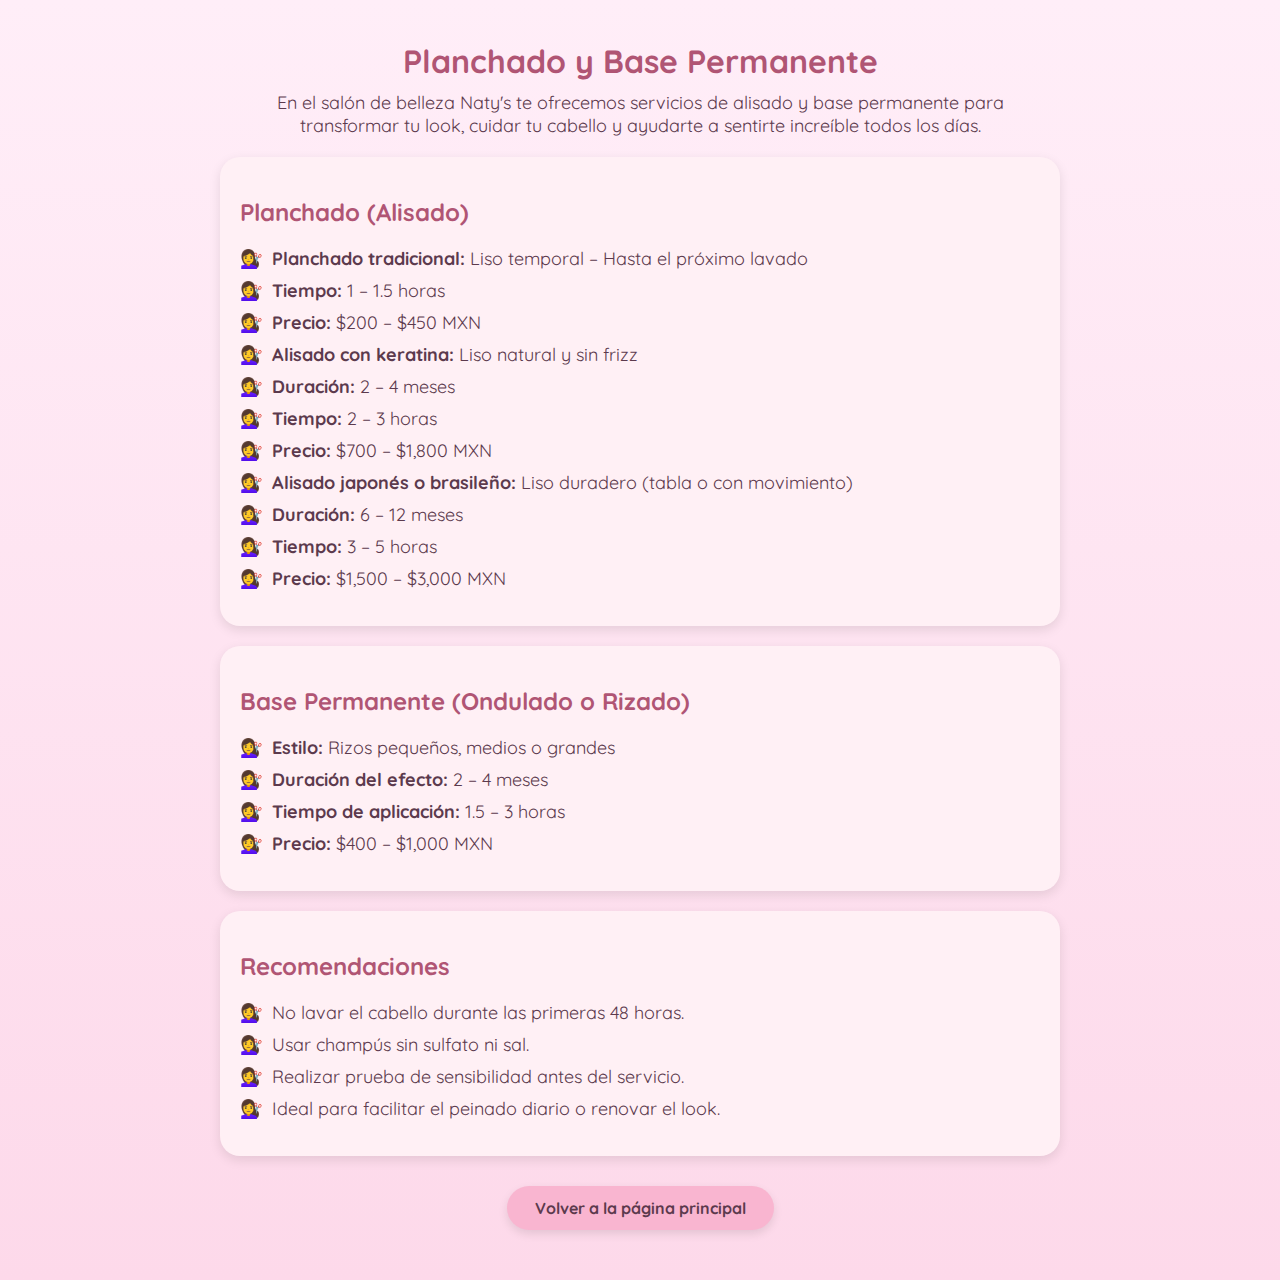
<file: planchado.html>
<!DOCTYPE html>
<html lang="es">
<head>
  <meta charset="utf-8" />
  <meta name="viewport" content="width=device-width, initial-scale=1" />
  <title>Planchado y Base Permanente</title>
  <link rel="icon" type="image/png" href="k.png">
  <link href="https://fonts.googleapis.com/css2?family=Quicksand:wght@400;700&display=swap" rel="stylesheet" />
  <style>
    body {
      background: linear-gradient(to bottom, #ffeef8, #fdd9ea);
      font-family: 'Quicksand', sans-serif;
      color: #5c3a4d;
      margin: 0;
      padding: 20px;
    }

    h1 {
      text-align: center;
      font-size: 32px;
      color: #b05574;
      margin-bottom: 10px;
      animation: fadeInDown 1s ease-out;
    }

    .intro {
      text-align: center;
      max-width: 800px;
      margin: 0 auto 20px;
      font-size: 18px;
      padding: 0 10px;
    }

    .card {
      background-color: #fff0f5;
      border-radius: 20px;
      padding: 20px;
      max-width: 800px;
      margin: 20px auto;
      box-shadow: 0 4px 12px rgba(0, 0, 0, 0.1);
      transition: transform 0.3s ease, box-shadow 0.3s ease;
    }

    .card:hover {
      transform: scale(1.02);
      box-shadow: 0 8px 20px rgba(0, 0, 0, 0.15);
    }

    h2 {
      color: #b05574;
      font-size: 24px;
      margin-top: 20px;
    }

    ul {
      list-style: none;
      padding-left: 0;
    }

    li {
      position: relative;
      padding-left: 1.8em;
      margin-bottom: 0.5em;
      font-size: 18px;
    }

    li::before {
      content: "💇‍♀️";
      position: absolute;
      left: 0;
    }

    .volver-btn {
      display: block;
      margin: 30px auto;
      padding: 12px 28px;
      font-size: 16px;
      font-weight: bold;
      background-color: #f9b5d0;
      color: #5c3a4d;
      border: none;
      border-radius: 30px;
      cursor: pointer;
      text-decoration: none;
      box-shadow: 0 4px 10px rgba(0, 0, 0, 0.1);
      transition: background-color 0.3s ease, transform 0.2s ease;
      width: fit-content;
    }

    .volver-btn:hover {
      background-color: #f57cb4;
      color: white;
      transform: scale(1.05);
    }

    @keyframes fadeInDown {
      from {
        opacity: 0;
        transform: translateY(-20px);
      }
      to {
        opacity: 1;
        transform: translateY(0);
      }
    }

    @media (max-width: 768px) {
      h1 {
        font-size: 28px;
      }

      .intro, li {
        font-size: 16px;
      }

      .card {
        padding: 15px;
      }
    }

    @media (max-width: 480px) {
      h1 {
        font-size: 24px;
      }

      li {
        font-size: 14px;
      }

      .volver-btn {
        font-size: 14px;
        padding: 10px 20px;
      }
    }
  </style>
</head>
<body>

  <h1>Planchado y Base Permanente</h1>

  <div class="intro">
    En el salón de belleza Naty's te ofrecemos servicios de alisado y base permanente para transformar tu look, 
    cuidar tu cabello y ayudarte a sentirte increíble todos los días.
  </div>

  <section class="card" id="planchado">
    <h2>Planchado (Alisado)</h2>
    <ul>
      <li><strong>Planchado tradicional:</strong> Liso temporal – Hasta el próximo lavado</li>
      <li><strong>Tiempo:</strong> 1 – 1.5 horas</li>
      <li><strong>Precio:</strong> $200 – $450 MXN</li>
      <li><strong>Alisado con keratina:</strong> Liso natural y sin frizz</li>
      <li><strong>Duración:</strong> 2 – 4 meses</li>
      <li><strong>Tiempo:</strong> 2 – 3 horas</li>
      <li><strong>Precio:</strong> $700 – $1,800 MXN</li>
      <li><strong>Alisado japonés o brasileño:</strong> Liso duradero (tabla o con movimiento)</li>
      <li><strong>Duración:</strong> 6 – 12 meses</li>
      <li><strong>Tiempo:</strong> 3 – 5 horas</li>
      <li><strong>Precio:</strong> $1,500 – $3,000 MXN</li>
    </ul>
  </section>

  <section class="card" id="base">
    <h2>Base Permanente (Ondulado o Rizado)</h2>
    <ul>
      <li><strong>Estilo:</strong> Rizos pequeños, medios o grandes</li>
      <li><strong>Duración del efecto:</strong> 2 – 4 meses</li>
      <li><strong>Tiempo de aplicación:</strong> 1.5 – 3 horas</li>
      <li><strong>Precio:</strong> $400 – $1,000 MXN</li>
    </ul>
  </section>

  <section class="card" id="recomendaciones">
    <h2>Recomendaciones</h2>
    <ul>
      <li>No lavar el cabello durante las primeras 48 horas.</li>
      <li>Usar champús sin sulfato ni sal.</li>
      <li>Realizar prueba de sensibilidad antes del servicio.</li>
      <li>Ideal para facilitar el peinado diario o renovar el look.</li>
    </ul>
  </section>

  <a href="index.html" class="volver-btn">Volver a la página principal</a>

</body>
</html>
</file>
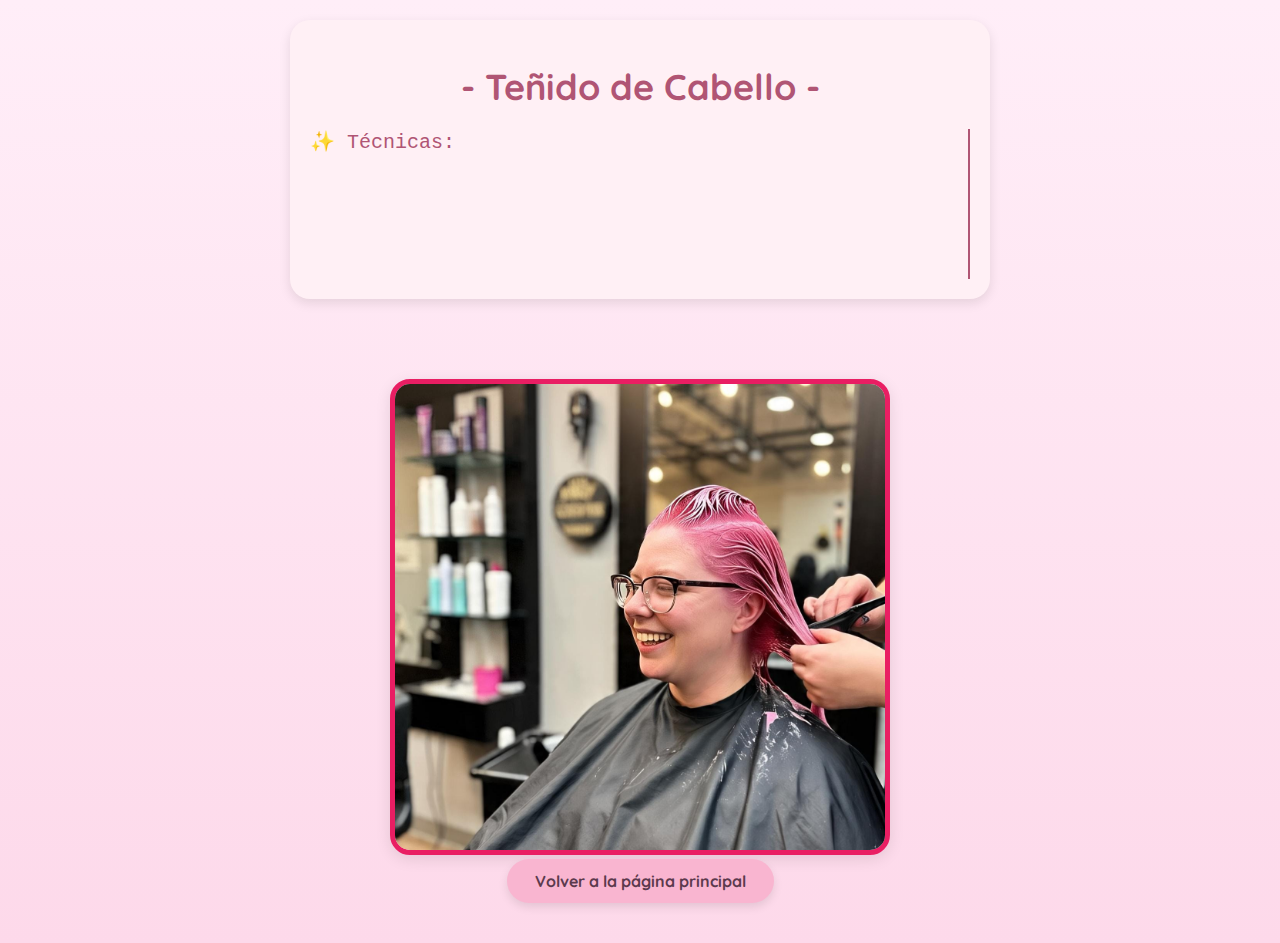
<file: teñir.html>
<!DOCTYPE html>
<html lang="es">
<head>
  <meta charset="utf-8" />
  <meta name="viewport" content="width=device-width, initial-scale=1" />
  <title>Teñido de Cabello</title>
  <link rel="icon" type="image/png" href="k.png">
  <link href="https://fonts.googleapis.com/css2?family=Quicksand:wght@400;700&display=swap" rel="stylesheet" />

  <style>
    * {
      box-sizing: border-box;
    }

    body {
      background: linear-gradient(to bottom, #ffeef8, #fdd9ea);
      margin: 0;
      padding: 20px;
      font-family: 'Quicksand', sans-serif;
      color: #5c3a4d;
      display: flex;
      flex-direction: column;
      align-items: center;
      min-height: 100vh;
    }

    .container {
      max-width: 700px;
      width: 100%;
      background-color: #fff0f5;
      border-radius: 20px;
      padding: 20px;
      box-shadow: 0 4px 12px rgba(0, 0, 0, 0.1);
      margin-bottom: 30px;
      animation: fadeInDown 1s ease-out;
    }

    h1 {
      text-align: center;
      font-size: 36px;
      color: #b05574;
      margin-bottom: 20px;
      font-weight: 700;
    }

    .text-content {
      font-family: monospace;
      font-size: 20px;
      color: #b05574;
      white-space: pre-wrap;
      border-right: 2px solid #b05574;
      min-height: 150px;
    }

    @keyframes fadeInDown {
      from {
        opacity: 0;
        transform: translateY(-20px);
      }
      to {
        opacity: 1;
        transform: translateY(0);
      }
    }

    .im {
      text-align: center;
      margin-bottom: 30px;
    }

    .im img {
      width: 100%;
      max-width: 500px;
      height: auto;
      border-radius: 20px;
      box-shadow: 0 4px 15px rgba(0, 0, 0, 0.1);
    }

    .volver-btn {
      display: block;
      margin: 0 auto 20px;
      padding: 12px 28px;
      font-size: 16px;
      font-weight: bold;
      background-color: #f9b5d0;
      color: #5c3a4d;
      border: none;
      border-radius: 30px;
      cursor: pointer;
      text-decoration: none;
      box-shadow: 0 4px 10px rgba(0, 0, 0, 0.1);
      transition: background-color 0.3s ease, transform 0.2s ease;
      width: fit-content;
      text-align: center;
    }

    .volver-btn:hover {
      background-color: #f57cb4;
      color: white;
      transform: scale(1.05);
    }
 .imagen {
  text-align: center;
  margin-top: 20px;
}

.imagen img {
  width: 100%;
  max-width: 500px;
  height: auto;
  border-radius: 20px;
  border: 5px solid #e91e63; /* Marco rosa fuerte */
  box-shadow: 0 4px 15px rgba(0, 0, 0, 0.1);
  transition: transform 0.5s ease, box-shadow 0.5s ease; /* Transición suave */
}

/* Animación al pasar el mouse */
.imagen img:hover {
  transform: scale(1.05); /* Aumenta ligeramente el tamaño */
  box-shadow: 0 8px 25px rgba(255, 105, 180, 0.5); /* Sombra rosa fuerte (HotPink) */
}
    @media (max-width: 600px) {
      .text-content {
        font-size: 16px;
      }

      h1 {
        font-size: 28px;
      }

      .volver-btn {
        font-size: 14px;
        padding: 10px 20px;
      }
    }

    @media (max-width: 480px) {
      h1 {
        font-size: 24px;
      }

      .volver-btn {
        font-size: 13px;
        padding: 10px 16px;
      }
    }
  </style>
</head>
<body>

  <div class="container">
    <h1>- Teñido de Cabello -</h1>
    <div class="text-content" id="typing-area"></div>
  </div>

  <div class="im">
  </div>
<div class="imagen">
      <img src="te.jpg" alt="imagen de teñir">
    </div>
  <a href="index.html" class="volver-btn">Volver a la página principal</a>

  <script>
    const lines = [
      "✨ Técnicas:",
      "- Tintes permanentes: tinte con amoníaco, sin amoníaco.",
      "- Tintes semipermanentes: con colorante vegetal o sintético.",
      "- Tintes temporales: spray o tizas de color.",
      "💰 Precios: desde $500 hasta $2,500 MXN.",
      "⏳ Tiempo estimado: 1 a 3 horas."
    ];

    const typingArea = document.getElementById("typing-area");
    let lineIndex = 0;
    let charIndex = 0;

    function typeLine() {
      if (lineIndex < lines.length) {
        if (charIndex < lines[lineIndex].length) {
          typingArea.innerHTML += lines[lineIndex].charAt(charIndex);
          charIndex++;
          setTimeout(typeLine, 40);
        } else {
          typingArea.innerHTML += "\n";
          lineIndex++;
          charIndex = 0;
          setTimeout(typeLine, 400); // Espera entre líneas
        }
      }
    }

    typeLine();
  </script>

</body>
</html>
</file>
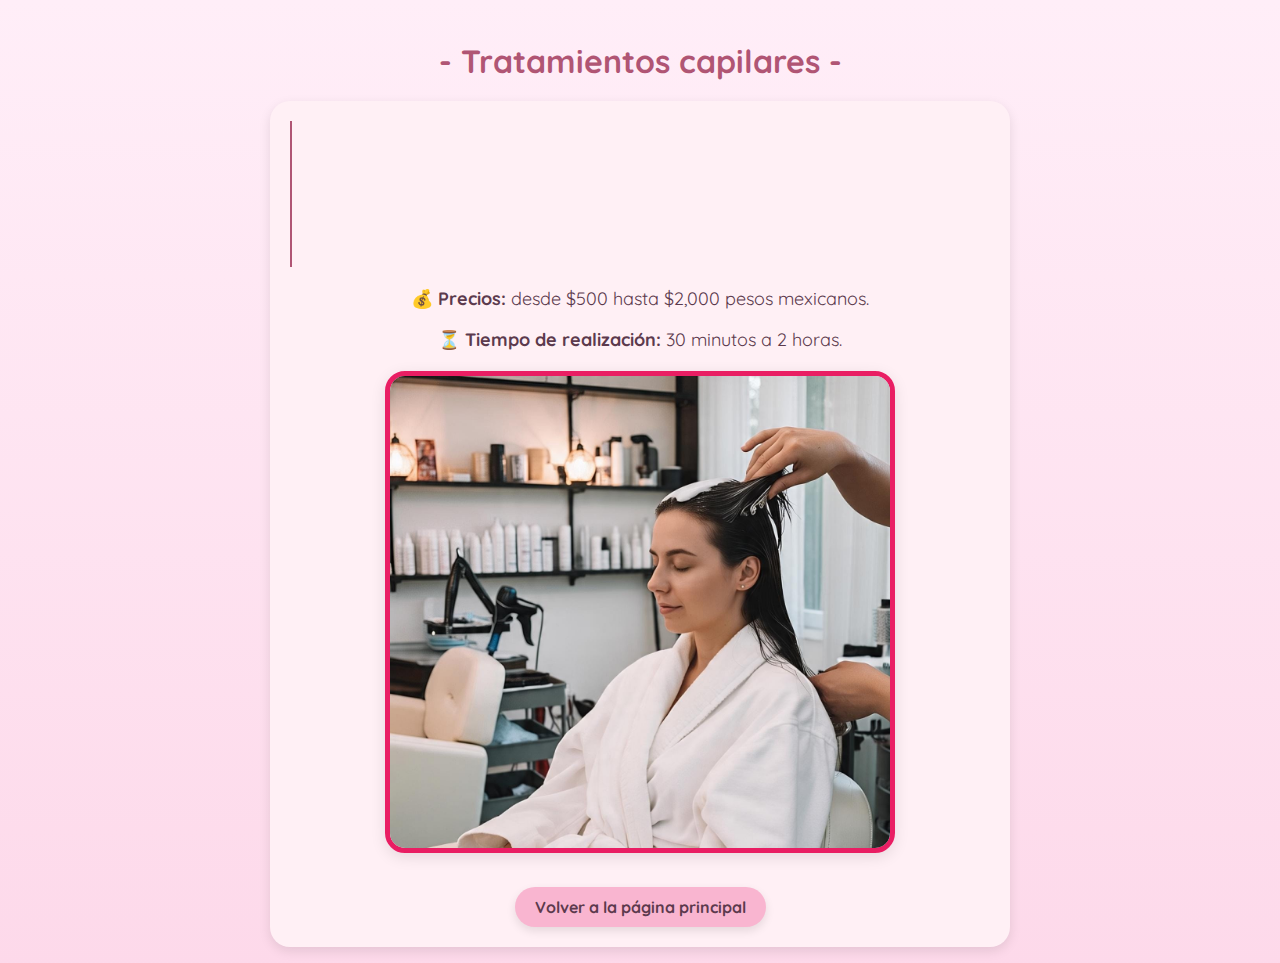
<file: trata.html>
<!DOCTYPE html>
<html lang="es">
<head>
  <meta charset="utf-8" />
  <meta name="viewport" content="width=device-width, initial-scale=1" />
  <title>Tratamientos capilares</title>
  <link rel="icon" type="image/png" href="k.png">
  <link href="https://fonts.googleapis.com/css2?family=Quicksand:wght@400;700&display=swap" rel="stylesheet" />
  <style>
    body {
      background: linear-gradient(to bottom, #ffeef8, #fdd9ea);
      font-family: 'Quicksand', sans-serif;
      color: #5c3a4d;
      margin: 0;
      padding: 20px;
    }

    h1 {
      font-size: 32px;
      text-align: center;
      color: #b05574;
      margin-bottom: 20px;
      animation: fadeInDown 1s ease-out;
    }

    .card {
      background-color: #fff0f5;
      border-radius: 20px;
      padding: 20px;
      max-width: 700px;
      margin: 0 auto;
      box-shadow: 0 4px 12px rgba(0, 0, 0, 0.1);
      transition: transform 0.3s ease, box-shadow 0.3s ease;
    }

    .card:hover {
      transform: scale(1.02);
      box-shadow: 0 8px 20px rgba(0, 0, 0, 0.15);
    }

    .t {
      font-size: 18px;
      font-family: monospace;
      white-space: nowrap;
      overflow: hidden;
      border-right: 2px solid #b05574;
      width: 0;
      animation: escribir 5s steps(80, end) forwards;
      margin-bottom: 20px;
      color: #b05574;
    }

    ul {
      list-style: "🌸 ";
      padding-left: 25px;
      margin-top: 10px;
    }

    li {
      margin-bottom: 10px;
      transition: transform 0.2s;
    }

    li:hover {
      transform: translateX(5px);
    }

    .info {
      font-size: 18px;
      color: #5c3a4d;
      margin-top: 15px;
      text-align: center;
    }
.imagen {
  text-align: center;
  margin-top: 20px;
}

.imagen img {
  width: 100%;
  max-width: 500px;
  height: auto;
  border-radius: 20px;
  border: 5px solid #e91e63; /* Marco rosa fuerte */
  box-shadow: 0 4px 15px rgba(0, 0, 0, 0.1);
  transition: transform 0.5s ease, box-shadow 0.5s ease; /* Transición suave */
}

/* Animación al pasar el mouse */
.imagen img:hover {
  transform: scale(1.05); /* Aumenta ligeramente el tamaño */
  box-shadow: 0 8px 25px rgba(255, 105, 180, 0.5); /* Sombra rosa fuerte (HotPink) */
}
    .volver-btn {
      display: block;
      margin: 30px auto 0;
      padding: 10px 20px;
      font-size: 16px;
      font-weight: bold;
      text-decoration: none;
      background-color: #f9b5d0;
      color: #5c3a4d;
      border: none;
      border-radius: 30px;
      cursor: pointer;
      box-shadow: 0 4px 10px rgba(0, 0, 0, 0.1);
      transition: background-color 0.3s ease, transform 0.2s ease;
      text-align: center;
      width: fit-content;
    }
    .volver-btn:hover {
      background-color: #f57cb4;
      color: white;
      transform: scale(1.05);
    }

    @keyframes escribir {
      to {
        width: 100%;
      }
    }

    @keyframes fadeInDown {
      from {
        opacity: 0;
        transform: translateY(-20px);
      }
      to {
        opacity: 1;
        transform: translateY(0);
      }
    }

    /* --- Responsive --- */
    @media (max-width: 768px) {
      body {
        padding: 15px;
      }
      h1 {
        font-size: 28px;
        margin-bottom: 15px;
      }

      .card {
        max-width: 90%;
        padding: 15px;
      }

      .t {
        font-size: 16px;
        white-space: normal; /* para que el texto pueda hacer wrap */
        border-right: none; /* quitar cursor de máquina de escribir para mejor legibilidad */
        animation: none;
        width: 100%;
        margin-bottom: 15px;
      }

      ul {
        padding-left: 20px;
      }

      .info {
        font-size: 16px;
        margin-top: 12px;
      }

      .volver-btn {
        padding: 10px 18px;
        font-size: 14px;
      }
    }

    @media (max-width: 480px) {
      body {
        padding: 10px;
      }

      h1 {
        font-size: 24px;
        margin-bottom: 12px;
      }

      .card {
        padding: 12px;
      }

      .t {
        font-size: 14px;
      }

      ul {
        padding-left: 15px;
      }

      .info {
        font-size: 14px;
      }

      .volver-btn {
        padding: 8px 16px;
        font-size: 14px;
      }
    }
  </style>
</head>
<body>

  <h1>- Tratamientos capilares -</h1>

  <div class="card">
    <div class="t">
      <ul>
        <li><strong>Hidratación profunda:</strong> mascarilla hidratante, aceite de argán.</li>
        <li><strong>Reparación de daños:</strong> proteínas, queratina.</li>
        <li><strong>Cabello seco:</strong> mascarilla hidratante, aceite de coco.</li>
        <li><strong>Cabello dañado:</strong> proteínas, queratina.</li>
      </ul>
    </div>

    <div class="info">
      <p><strong>💰 Precios:</strong> desde $500 hasta $2,000 pesos mexicanos.</p>
      <p><strong>⏳ Tiempo de realización:</strong> 30 minutos a 2 horas.</p>
    </div>
<div class="imagen">
      <img src="tra.jpg" alt="imagen de tratamiento capilar ">
    </div>
    <a href="index.html" class="volver-btn">Volver a la página principal</a>
  </div>

</body>
</html>
</file>
<file: conexion.css>
body{

background-image:url("foto.jpg") ;

}
</file>
